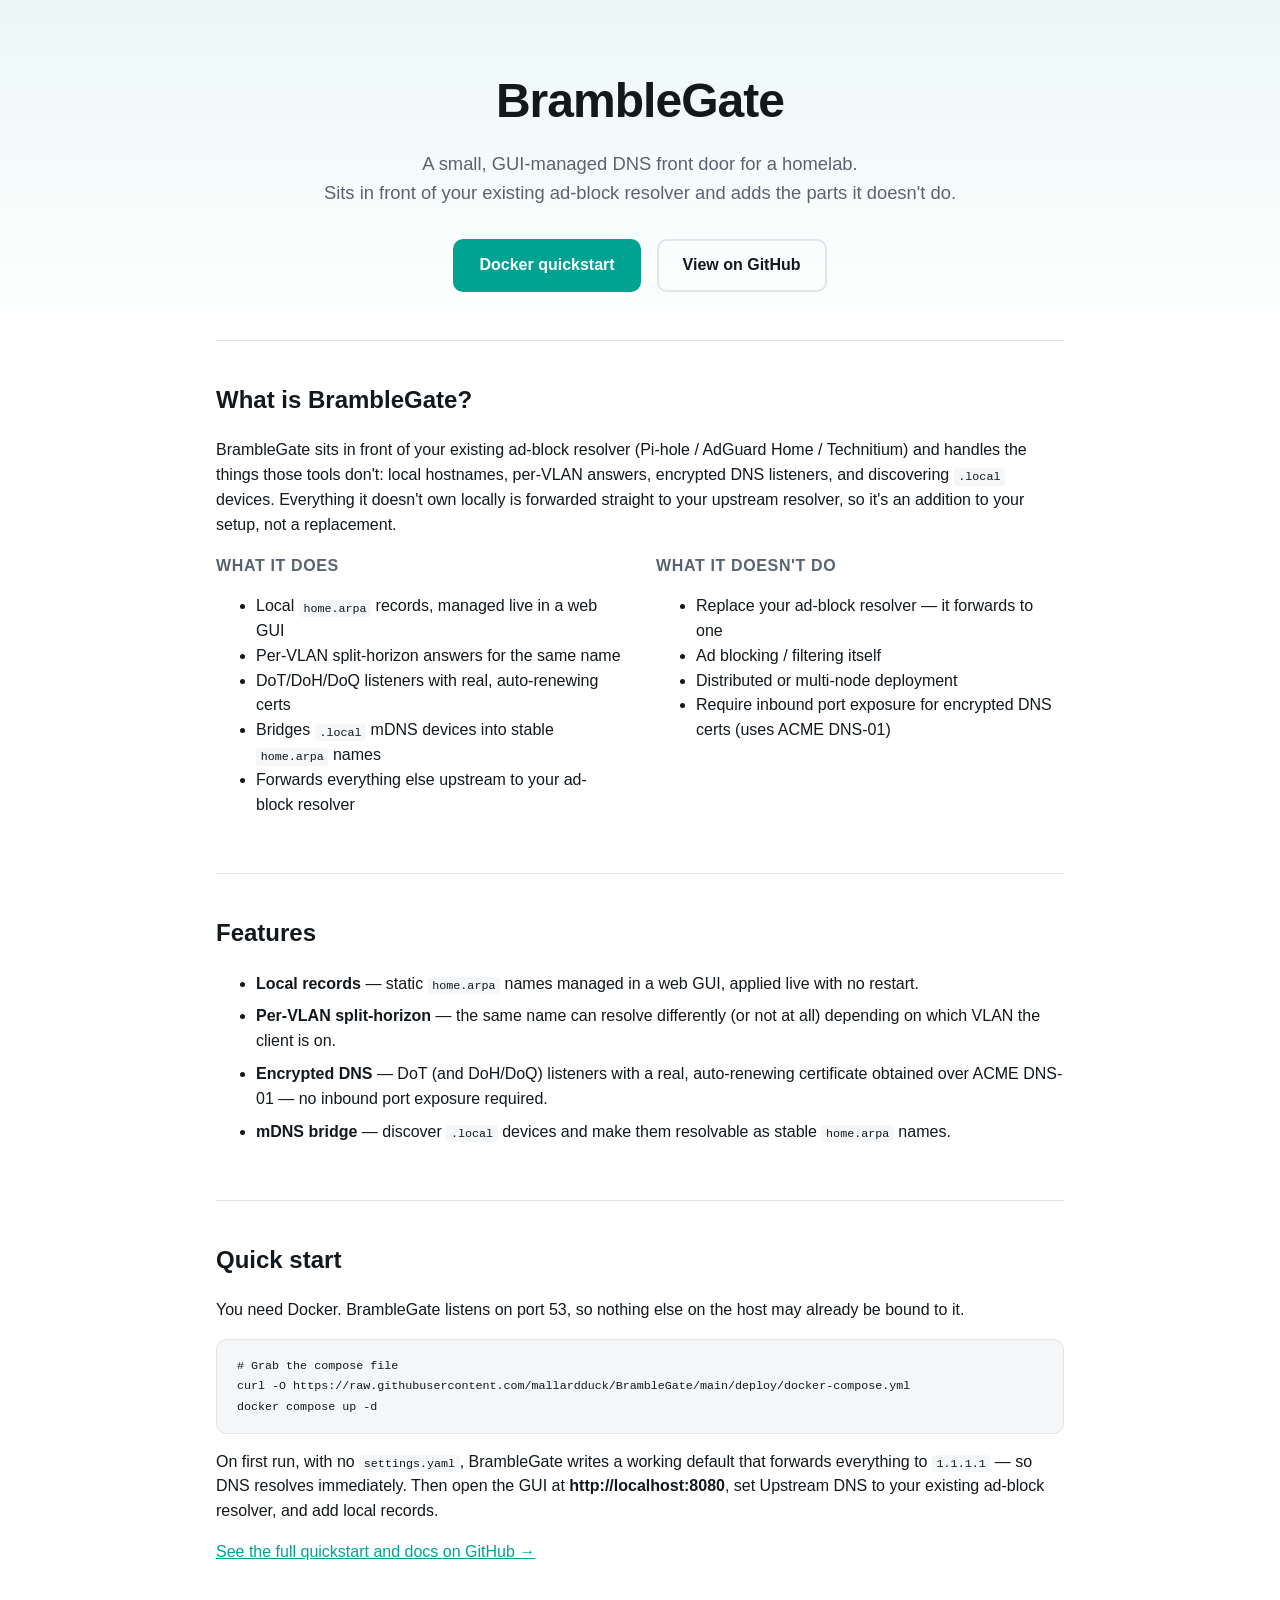
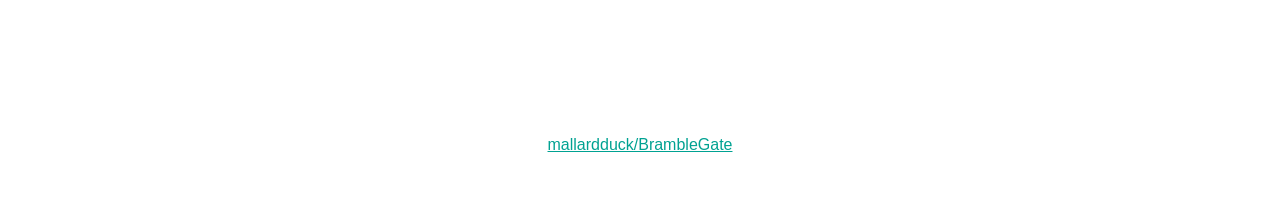
<file: index.html>
<!doctype html>
<html lang="en">
<head>
<meta charset="utf-8">
<meta name="viewport" content="width=device-width, initial-scale=1">
<title>BrambleGate — A GUI-managed DNS front door for your homelab</title>
<meta name="description" content="BrambleGate is a small, GUI-managed DNS front door for a homelab: local home.arpa records, per-VLAN split-horizon, encrypted DNS (DoT/DoH/DoQ), and an mDNS bridge — sitting in front of your existing ad-block resolver.">
<link rel="stylesheet" href="style.css">
</head>
<body>

<header class="hero">
  <h1>BrambleGate</h1>
  <p class="tagline">A small, GUI-managed DNS front door for a homelab.<br>Sits in front of your existing ad-block resolver and adds the parts it doesn't do.</p>
  <div class="cta-row">
    <a class="btn btn-primary" href="#quickstart">Docker quickstart</a>
    <a class="btn btn-secondary" href="https://github.com/mallardduck/BrambleGate">View on GitHub</a>
  </div>
</header>

<main>

  <section class="panel">
    <h2>What is BrambleGate?</h2>
    <p>
      BrambleGate sits in front of your existing ad-block resolver
      (Pi-hole / AdGuard Home / Technitium) and handles the things those tools
      don't: local hostnames, per-VLAN answers, encrypted DNS listeners, and
      discovering <code>.local</code> devices. Everything it doesn't own locally
      is forwarded straight to your upstream resolver, so it's an addition to
      your setup, not a replacement.
    </p>
    <div class="columns">
      <div>
        <h3>What it does</h3>
        <ul>
          <li>Local <code>home.arpa</code> records, managed live in a web GUI</li>
          <li>Per-VLAN split-horizon answers for the same name</li>
          <li>DoT/DoH/DoQ listeners with real, auto-renewing certs</li>
          <li>Bridges <code>.local</code> mDNS devices into stable <code>home.arpa</code> names</li>
          <li>Forwards everything else upstream to your ad-block resolver</li>
        </ul>
      </div>
      <div>
        <h3>What it doesn't do</h3>
        <ul>
          <li>Replace your ad-block resolver — it forwards to one</li>
          <li>Ad blocking / filtering itself</li>
          <li>Distributed or multi-node deployment</li>
          <li>Require inbound port exposure for encrypted DNS certs (uses ACME DNS-01)</li>
        </ul>
      </div>
    </div>
  </section>

  <section class="panel">
    <h2>Features</h2>
    <ul class="use-cases">
      <li><strong>Local records</strong> — static <code>home.arpa</code> names managed in a
        web GUI, applied live with no restart.</li>
      <li><strong>Per-VLAN split-horizon</strong> — the same name can resolve differently
        (or not at all) depending on which VLAN the client is on.</li>
      <li><strong>Encrypted DNS</strong> — DoT (and DoH/DoQ) listeners with a real,
        auto-renewing certificate obtained over ACME DNS-01 — no inbound port exposure
        required.</li>
      <li><strong>mDNS bridge</strong> — discover <code>.local</code> devices and make
        them resolvable as stable <code>home.arpa</code> names.</li>
    </ul>
  </section>

  <section class="panel" id="quickstart">
    <h2>Quick start</h2>
    <p>You need Docker. BrambleGate listens on port 53, so nothing else on the host may
      already be bound to it.</p>
    <pre><code># Grab the compose file
curl -O https://raw.githubusercontent.com/mallardduck/BrambleGate/main/deploy/docker-compose.yml
docker compose up -d</code></pre>
    <p>
      On first run, with no <code>settings.yaml</code>, BrambleGate writes a working
      default that forwards everything to <code>1.1.1.1</code> — so DNS resolves
      immediately. Then open the GUI at <strong>http://localhost:8080</strong>, set
      Upstream DNS to your existing ad-block resolver, and add local records.
    </p>
    <p><a href="https://github.com/mallardduck/BrambleGate#quickstart">See the full quickstart and docs on GitHub &rarr;</a></p>
  </section>

</main>

<footer>
  <p><a href="https://github.com/mallardduck/BrambleGate">mallardduck/BrambleGate</a></p>
</footer>

</body>
</html>
</file>
<file: style.css>
:root {
  --teal: #00A292;
  --ink: #12181c;
  --paper: #ffffff;
  --muted: #5a6470;
  --border: #e2e6e9;
  --code-bg: #f4f6f7;
  --radius: 10px;
  color-scheme: light dark;
}

@media (prefers-color-scheme: dark) {
  :root {
    --ink: #eef1f3;
    --paper: #14181b;
    --muted: #9aa5ad;
    --border: #2a3136;
    --code-bg: #1c2124;
  }
}

* { box-sizing: border-box; }

body {
  margin: 0;
  font-family: -apple-system, BlinkMacSystemFont, "Segoe UI", Roboto, Helvetica, Arial, sans-serif;
  color: var(--ink);
  background: var(--paper);
  line-height: 1.55;
}

a { color: var(--teal); }

code {
  background: var(--code-bg);
  padding: 0.15em 0.4em;
  border-radius: 4px;
  font-size: 0.9em;
}

pre {
  background: var(--code-bg);
  border: 1px solid var(--border);
  border-radius: var(--radius);
  padding: 1rem 1.25rem;
  overflow-x: auto;
}

pre code {
  background: none;
  padding: 0;
}

.hero {
  text-align: center;
  padding: 4rem 1.5rem 3rem;
  background: linear-gradient(180deg, rgba(0,162,146,0.08), transparent);
}

.hero h1 {
  margin: 0;
  font-size: 3rem;
  letter-spacing: -0.02em;
}

.tagline {
  max-width: 40rem;
  margin: 0.75rem auto 2rem;
  color: var(--muted);
  font-size: 1.15rem;
}

.cta-row {
  display: flex;
  gap: 1rem;
  justify-content: center;
  flex-wrap: wrap;
}

.btn {
  display: inline-block;
  padding: 0.75rem 1.5rem;
  border-radius: var(--radius);
  text-decoration: none;
  font-weight: 600;
  border: 2px solid transparent;
}

.btn-primary {
  background: var(--teal);
  color: #fff;
}

.btn-secondary {
  border-color: var(--border);
  color: var(--ink);
}

main {
  max-width: 56rem;
  margin: 0 auto;
  padding: 0 1.5rem 4rem;
}

.panel {
  padding: 2.5rem 0;
  border-top: 1px solid var(--border);
}

.panel h2 {
  margin-top: 0;
}

.columns {
  display: grid;
  grid-template-columns: 1fr 1fr;
  gap: 2rem;
}

.columns h3 {
  margin-top: 0;
  font-size: 1rem;
  color: var(--muted);
  text-transform: uppercase;
  letter-spacing: 0.04em;
}

.callout {
  background: var(--code-bg);
  border-radius: var(--radius);
  padding: 1rem 1.25rem;
}

.use-cases li {
  margin-bottom: 0.5rem;
}

footer {
  text-align: center;
  padding: 2rem 1.5rem 3rem;
  color: var(--muted);
}

@media (max-width: 40rem) {
  .columns {
    grid-template-columns: 1fr;
  }
}
</file>
